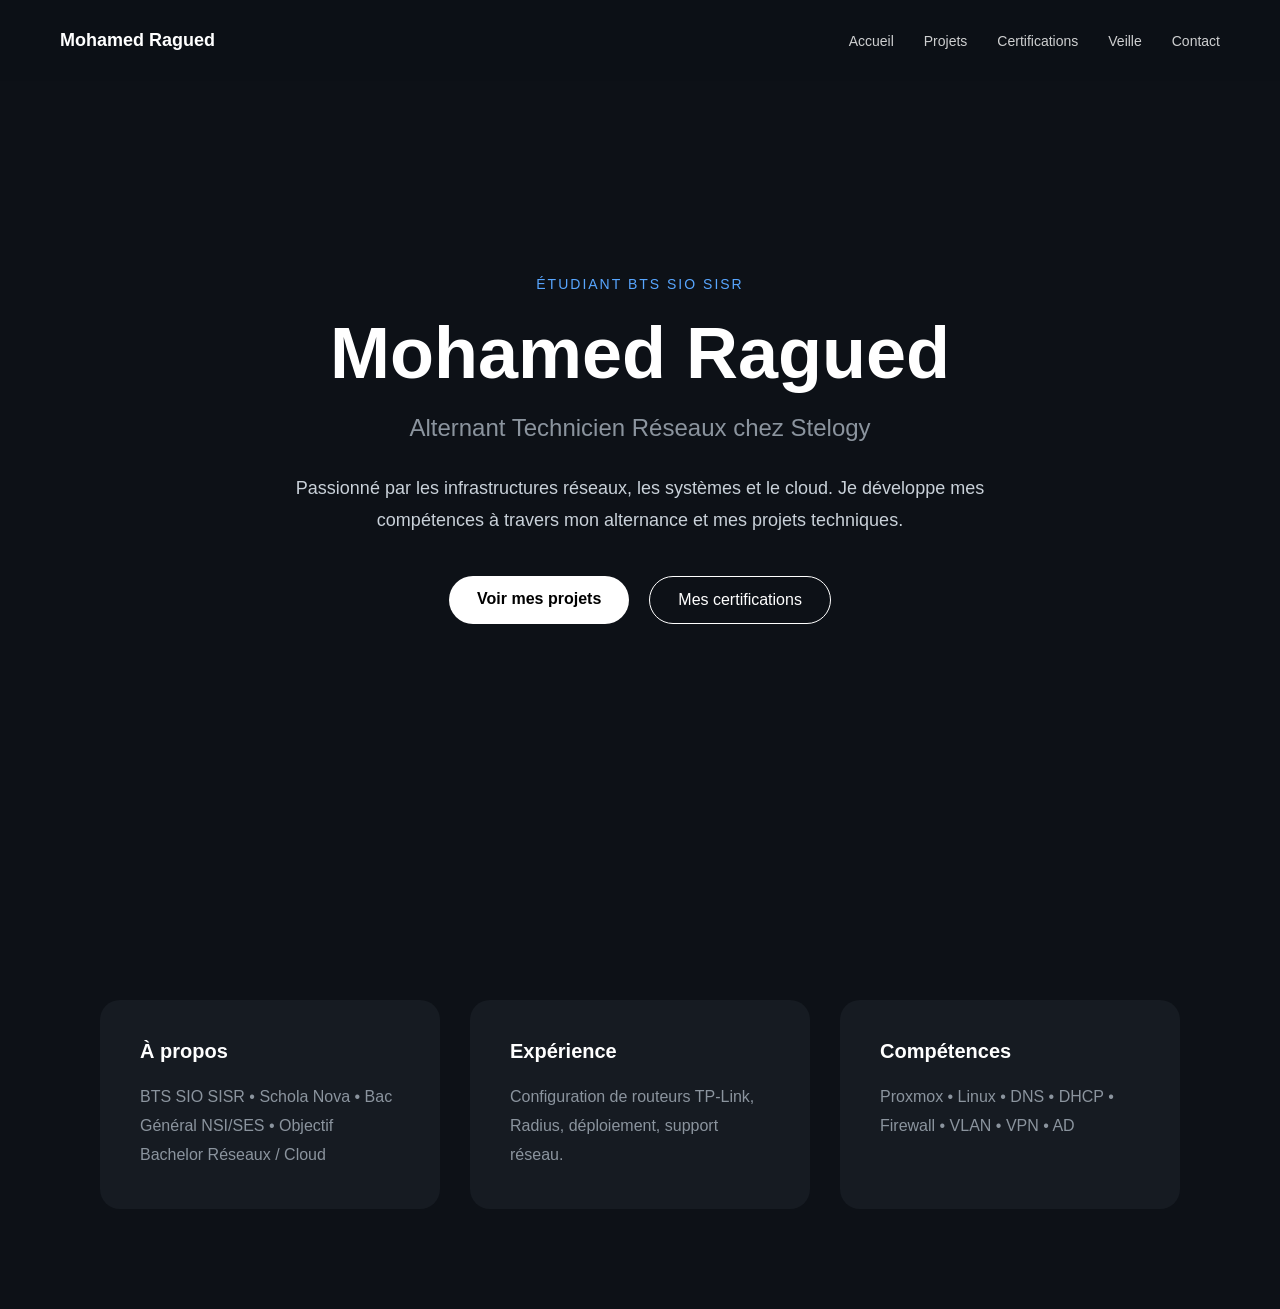
<file: index.html>
<!DOCTYPE html>
<html lang="fr">
<head>
<meta charset="UTF-8">
<meta name="viewport" content="width=device-width, initial-scale=1.0">
<title>Mohamed Ragued</title>
<link rel="stylesheet" href="style.css">
</head>
<body>

<header>
<nav>
<div class="logo">Mohamed Ragued</div>
<ul>
<li><a href="index.html">Accueil</a></li>
<li><a href="projets.html">Projets</a></li>
<li><a href="certifications.html">Certifications</a></li>
<li><a href="veille.html">Veille</a></li>
<li><a href="contact.html">Contact</a></li>
</ul>
</nav>
</header>

<section class="hero">
<div class="hero-container">
<p class="intro">Étudiant BTS SIO SISR</p>
<h1>Mohamed Ragued</h1>
<h2>Alternant Technicien Réseaux chez Stelogy</h2>

<p class="description">
Passionné par les infrastructures réseaux, les systèmes et le cloud.
Je développe mes compétences à travers mon alternance et mes projets techniques.
</p>

<div class="buttons">
<a href="projets.html" class="btn">Voir mes projets</a>
<a href="certifications.html" class="btn-outline">Mes certifications</a>
</div>
</div>
</section>

<section class="about-preview">
<div class="about-box">
<h3>À propos</h3>
<p>
BTS SIO SISR • Schola Nova • Bac Général NSI/SES • Objectif Bachelor Réseaux / Cloud
</p>
</div>

<div class="about-box">
<h3>Expérience</h3>
<p>
Configuration de routeurs TP-Link, Radius, déploiement, support réseau.
</p>
</div>

<div class="about-box">
<h3>Compétences</h3>
<p>
Proxmox • Linux • DNS • DHCP • Firewall • VLAN • VPN • AD
</p>
</div>
</section>

<script src="script.js"></script>

</body>
</html>
</file>
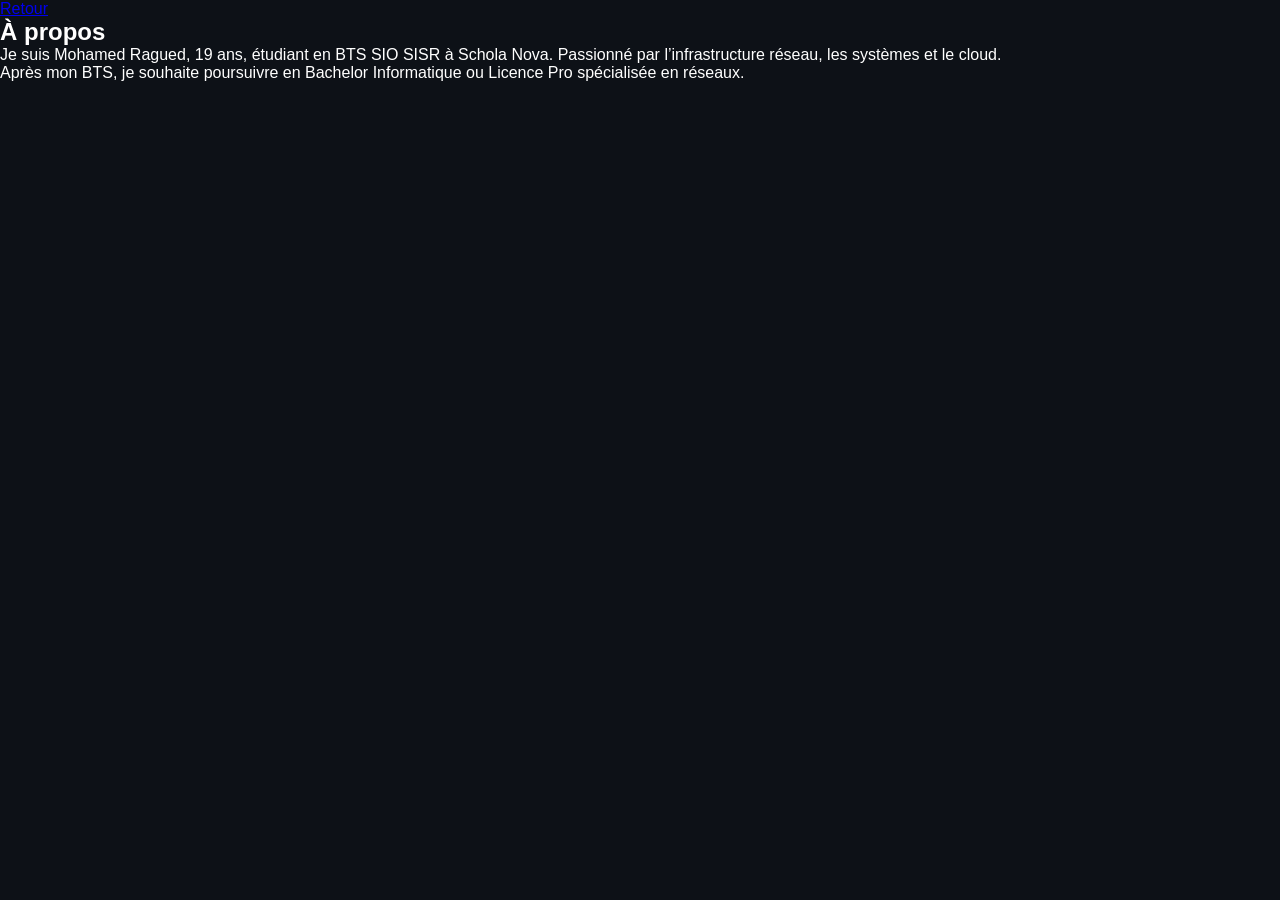
<file: about.html>
<!DOCTYPE html>
<html lang="fr">
<head>
<meta charset="UTF-8">
<title>À propos</title>
<link rel="stylesheet" href="style.css">
</head>
<body>

<nav>
<a href="index.html">Retour</a>
</nav>

<section>
<h1>À propos</h1>

<p>
Je suis Mohamed Ragued, 19 ans, étudiant en BTS SIO SISR à Schola Nova.
Passionné par l’infrastructure réseau, les systèmes et le cloud.
</p>

<p>
Après mon BTS, je souhaite poursuivre en Bachelor Informatique ou Licence Pro
spécialisée en réseaux.
</p>

</section>

</body>
</html>
</file>
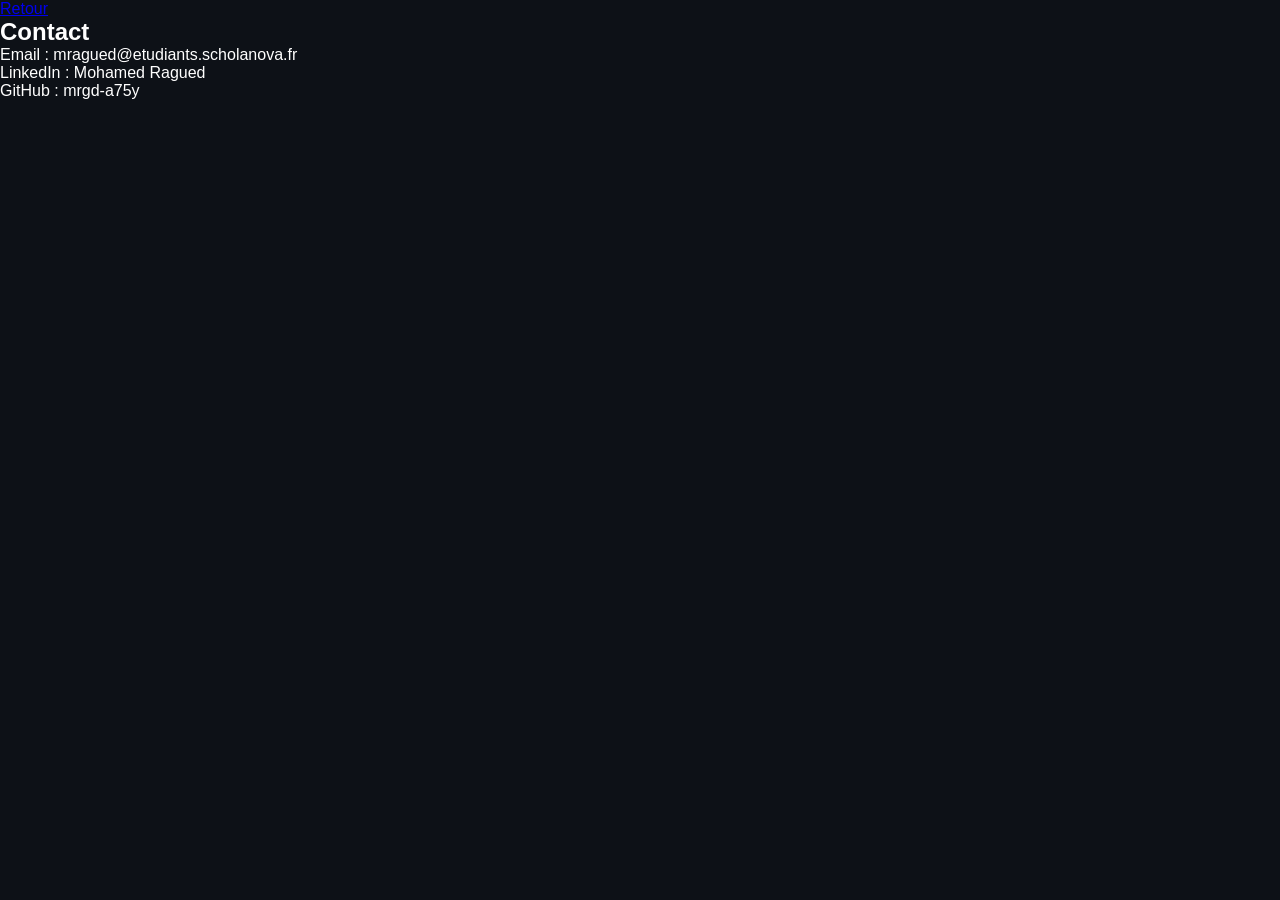
<file: contact.html>
<!DOCTYPE html>
<html>
<head>
<link rel="stylesheet" href="style.css">
</head>
<body>

<nav><a href="index.html">Retour</a></nav>

<section>
<h1>Contact</h1>

<p>Email : mragued@etudiants.scholanova.fr</p>
<p>LinkedIn : Mohamed Ragued</p>
<p>GitHub : mrgd-a75y</p>

</section>

</body>
</html>
</file>
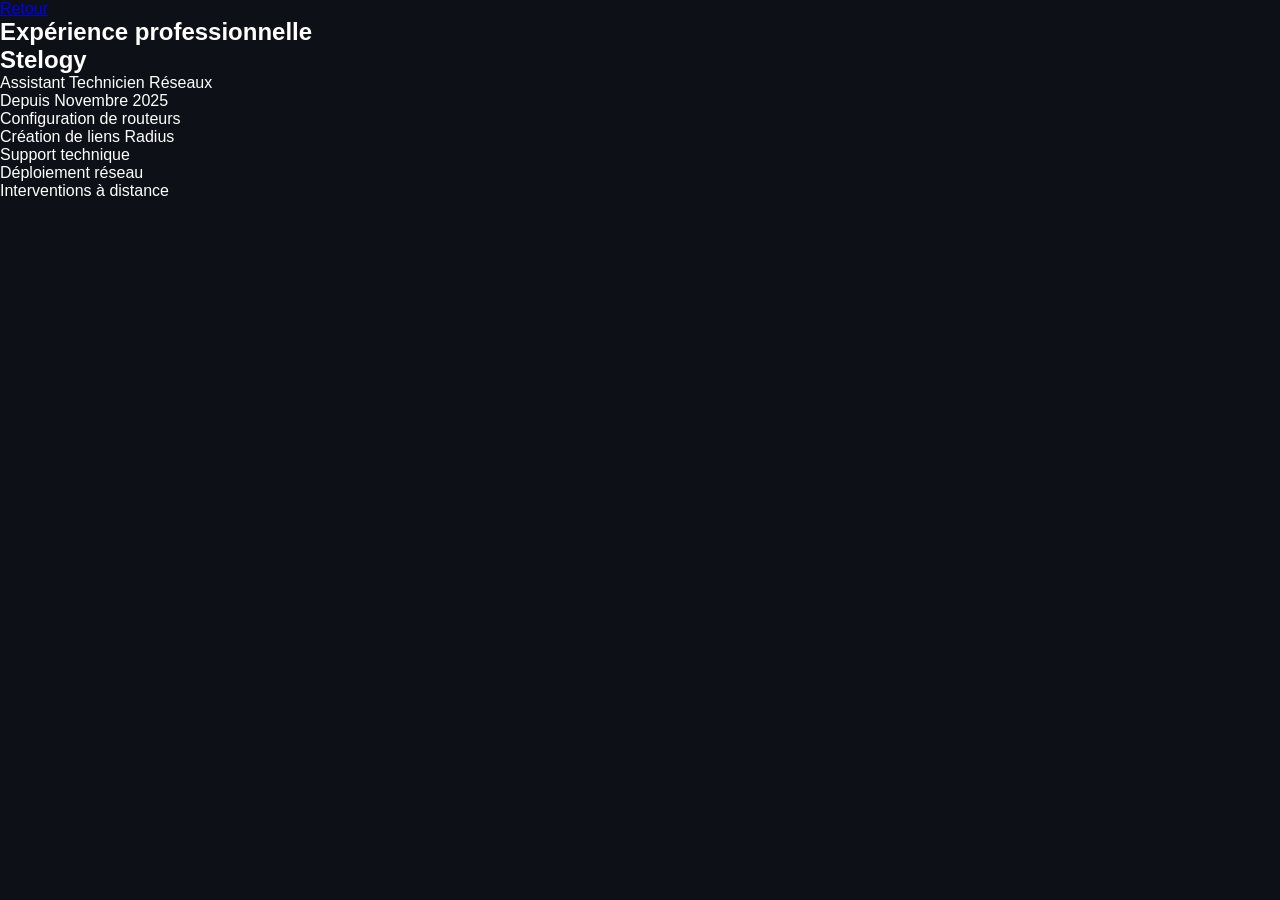
<file: experience.html>
<!DOCTYPE html>
<html>
<head>
<link rel="stylesheet" href="style.css">
</head>
<body>

<nav><a href="index.html">Retour</a></nav>

<section>
<h1>Expérience professionnelle</h1>

<div class="card">
<h2>Stelogy</h2>
<p>Assistant Technicien Réseaux</p>
<p>Depuis Novembre 2025</p>

<ul>
<li>Configuration de routeurs</li>
<li>Création de liens Radius</li>
<li>Support technique</li>
<li>Déploiement réseau</li>
<li>Interventions à distance</li>
</ul>
</div>

</section>

</body>
</html>
</file>
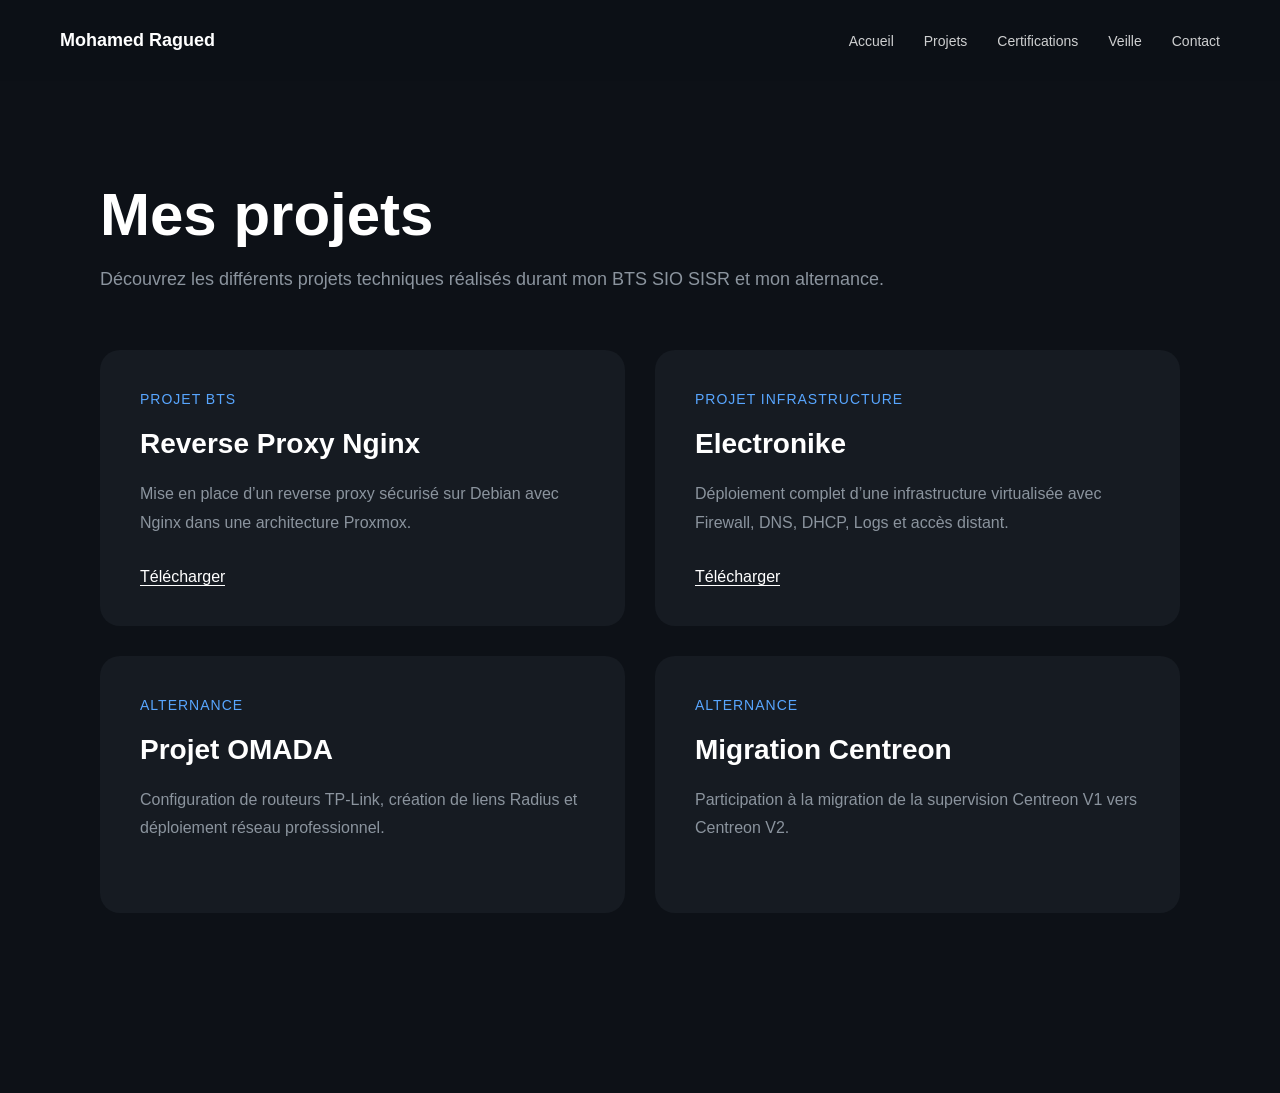
<file: projects.html>
<!DOCTYPE html>
<html lang="fr">
<head>
<meta charset="UTF-8">
<meta name="viewport" content="width=device-width, initial-scale=1.0">
<title>Projets | Mohamed Ragued</title>
<link rel="stylesheet" href="style.css">
</head>
<body>

<header>
<nav>
<div class="logo">Mohamed Ragued</div>
<ul>
<li><a href="index.html">Accueil</a></li>
<li><a href="projets.html">Projets</a></li>
<li><a href="certifications.html">Certifications</a></li>
<li><a href="veille.html">Veille</a></li>
<li><a href="contact.html">Contact</a></li>
</ul>
</nav>
</header>

<section class="projects-page">

<h1>Mes projets</h1>
<p class="subtitle">
Découvrez les différents projets techniques réalisés durant mon BTS SIO SISR et mon alternance.
</p>

<div class="project-grid">

<div class="project-box">
<span>Projet BTS</span>
<h2>Reverse Proxy Nginx</h2>
<p>
Mise en place d’un reverse proxy sécurisé sur Debian avec Nginx dans une architecture Proxmox.
</p>

<div class="project-links">
<a href="docs/reverse-proxy.pdf" download>Télécharger</a>
</div>
</div>

<div class="project-box">
<span>Projet Infrastructure</span>
<h2>Electronike</h2>
<p>
Déploiement complet d’une infrastructure virtualisée avec Firewall, DNS, DHCP, Logs et accès distant.
</p>

<div class="project-links">
<a href="docs/architecture.pdf" download>Télécharger</a>
</div>
</div>

<div class="project-box">
<span>Alternance</span>
<h2>Projet OMADA</h2>
<p>
Configuration de routeurs TP-Link, création de liens Radius et déploiement réseau professionnel.
</p>
</div>

<div class="project-box">
<span>Alternance</span>
<h2>Migration Centreon</h2>
<p>
Participation à la migration de la supervision Centreon V1 vers Centreon V2.
</p>
</div>

</div>
</section>

</body>
</html>
</file>
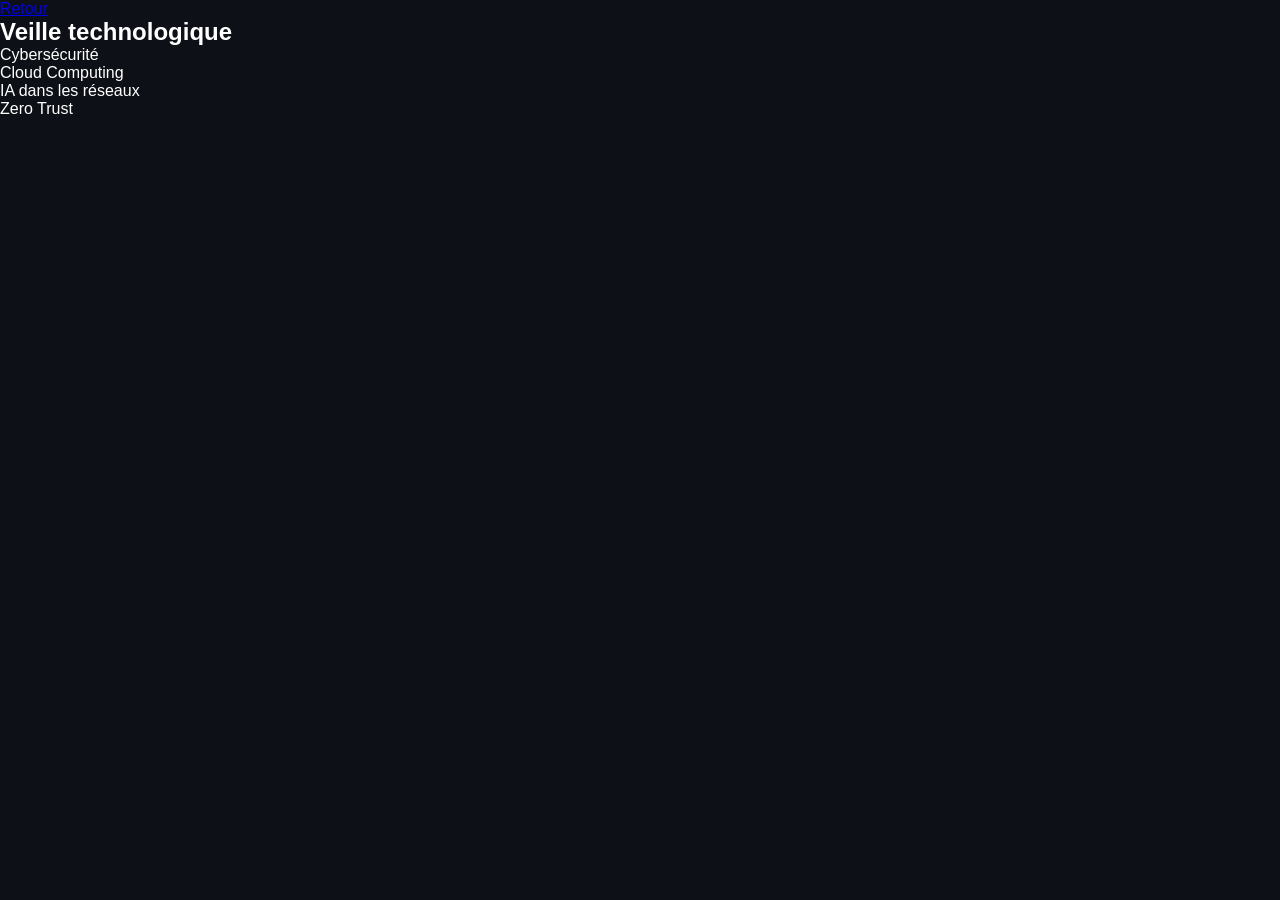
<file: veille.html>
<!DOCTYPE html>
<html>
<head>
<link rel="stylesheet" href="style.css">
</head>
<body>

<nav><a href="index.html">Retour</a></nav>

<section>
<h1>Veille technologique</h1>

<div class="card">Cybersécurité</div>
<div class="card">Cloud Computing</div>
<div class="card">IA dans les réseaux</div>
<div class="card">Zero Trust</div>

</section>

</body>
</html>
</file>
<file: style.css>
*{
margin:0;
padding:0;
box-sizing:border-box;
scroll-behavior:smooth;
}

body{
background:#0d1117;
color:white;
font-family:Arial, sans-serif;
}

header{
position:fixed;
width:100%;
top:0;
padding:30px 60px;
z-index:1000;
background:rgba(13,17,23,0.9);
backdrop-filter:blur(10px);
}

nav{
display:flex;
justify-content:space-between;
align-items:center;
}

.logo{
font-size:18px;
font-weight:600;
}

nav ul{
display:flex;
list-style:none;
gap:30px;
}

nav ul li a{
color:white;
text-decoration:none;
font-size:14px;
opacity:0.8;
transition:0.3s;
}

nav ul li a:hover{
opacity:1;
}

.hero{
height:100vh;
display:flex;
align-items:center;
justify-content:center;
padding:0 80px;
}

.hero-container{
max-width:800px;
text-align:center;
}

.intro{
color:#58a6ff;
margin-bottom:20px;
font-size:14px;
letter-spacing:2px;
text-transform:uppercase;
}

.hero h1{
font-size:72px;
font-weight:700;
margin-bottom:20px;
}

.hero h2{
font-size:24px;
font-weight:400;
color:#8b949e;
margin-bottom:30px;
}

.description{
font-size:18px;
line-height:1.8;
color:#c9d1d9;
max-width:700px;
margin:auto;
}

.buttons{
margin-top:40px;
display:flex;
justify-content:center;
gap:20px;
}

.btn{
background:white;
color:black;
padding:14px 28px;
text-decoration:none;
border-radius:30px;
font-weight:600;
transition:0.3s;
}

.btn:hover{
transform:translateY(-3px);
}

.btn-outline{
border:1px solid white;
padding:14px 28px;
text-decoration:none;
border-radius:30px;
color:white;
transition:0.3s;
}

.btn-outline:hover{
background:white;
color:black;
}

.about-preview{
display:grid;
grid-template-columns:repeat(3,1fr);
gap:30px;
padding:100px;
}

.about-box{
background:#161b22;
padding:40px;
border-radius:20px;
transition:0.3s;
}

.about-box:hover{
transform:translateY(-8px);
}

.about-box h3{
margin-bottom:20px;
font-size:20px;
}

.about-box p{
color:#8b949e;
line-height:1.8;
}

@media(max-width:900px){
.hero h1{
font-size:42px;
}

.about-preview{
grid-template-columns:1fr;
padding:30px;
}
}
.projects-page{
padding:180px 100px;
}

.projects-page h1{
font-size:60px;
margin-bottom:20px;
}

.subtitle{
color:#8b949e;
margin-bottom:60px;
font-size:18px;
}

.project-grid{
display:grid;
grid-template-columns:repeat(2,1fr);
gap:30px;
}

.project-box{
background:#161b22;
padding:40px;
border-radius:20px;
transition:0.3s;
}

.project-box:hover{
transform:translateY(-10px);
}

.project-box span{
font-size:14px;
color:#58a6ff;
text-transform:uppercase;
letter-spacing:1px;
}

.project-box h2{
margin:20px 0;
font-size:28px;
}

.project-box p{
color:#8b949e;
line-height:1.8;
margin-bottom:30px;
}

.project-links a{
color:white;
text-decoration:none;
border-bottom:1px solid white;
}

@media(max-width:900px){
.project-grid{
grid-template-columns:1fr;
}
}
</file>
